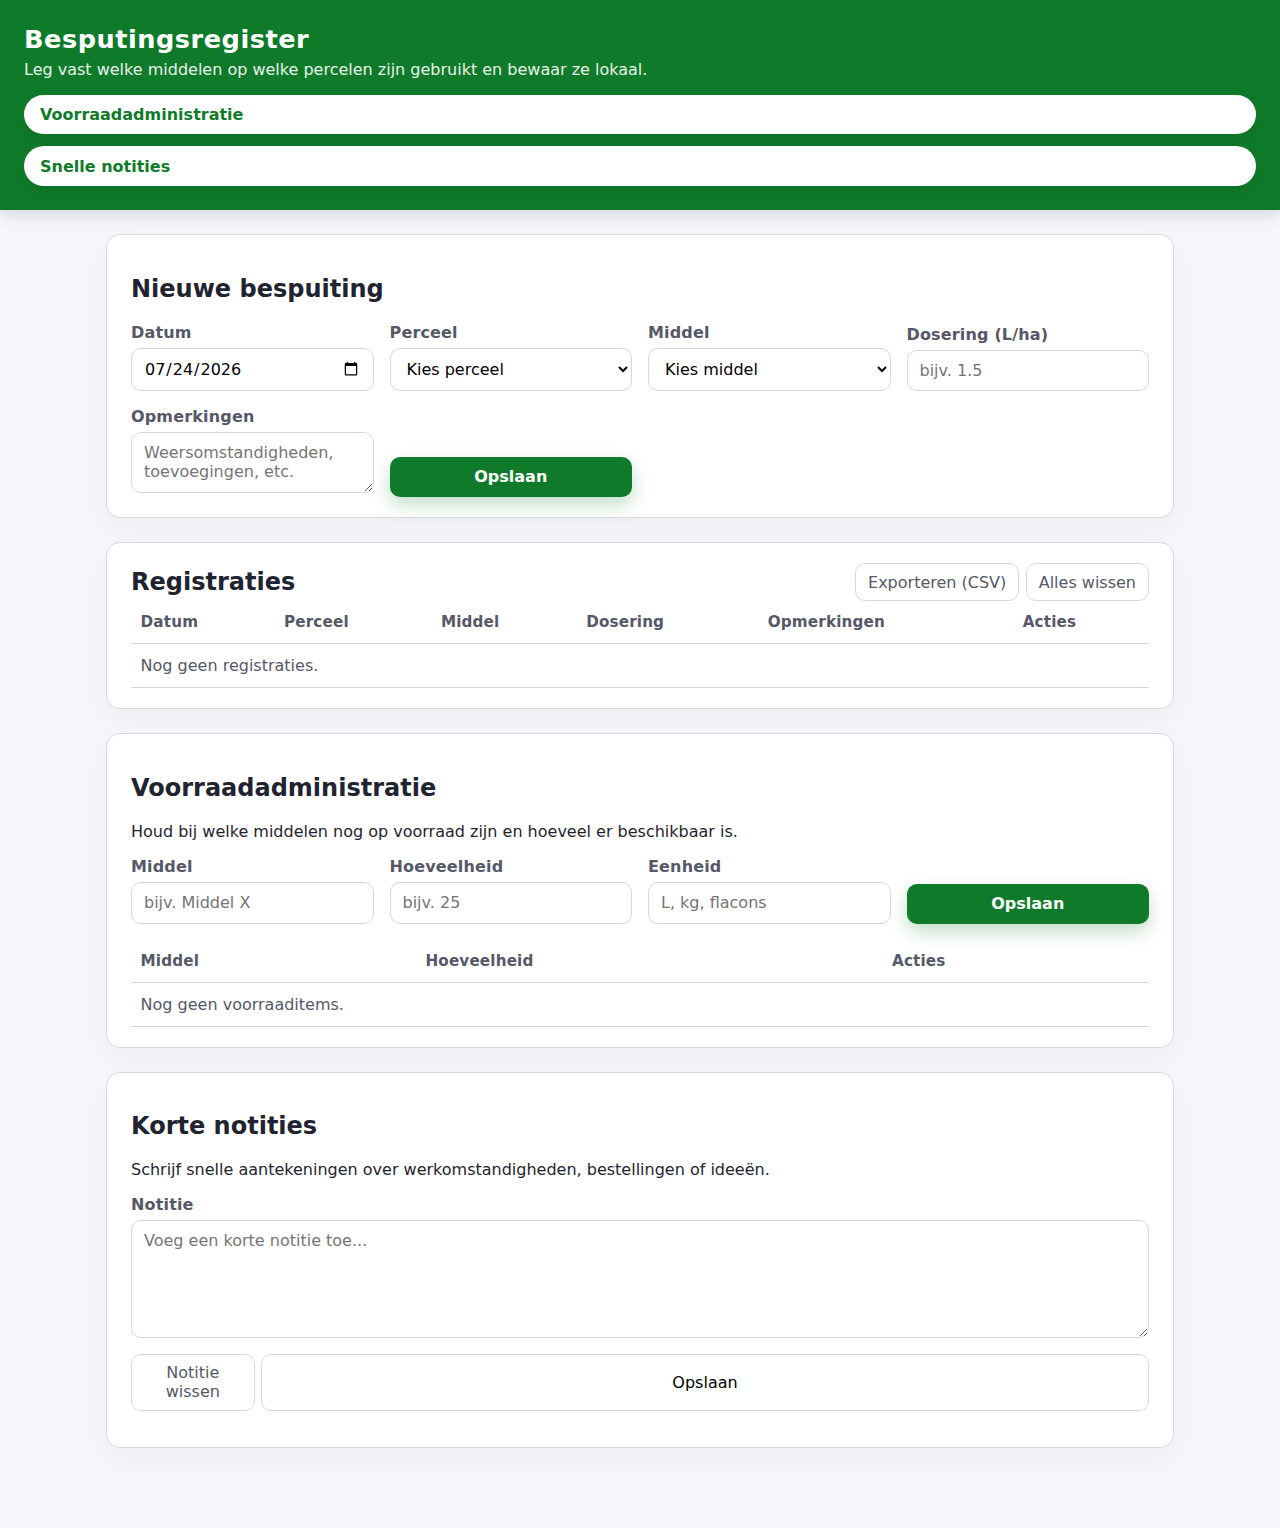
<file: index.html>
<!DOCTYPE html>
<html lang="nl">
<head>
  <meta charset="UTF-8" />
  <meta name="viewport" content="width=device-width, initial-scale=1.0" />
  <title>Bespuitschema</title>
  <style>
    :root {
      --green-500: #0f7b2a;
      --green-100: #e7f5ec;
      --gray-100: #f6f7fb;
      --gray-300: #d7d8de;
      --gray-600: #565867;
    }

    * {
      box-sizing: border-box;
      font-family: "Inter", "Segoe UI", system-ui, -apple-system, sans-serif;
    }

    body {
      margin: 0;
      background: var(--gray-100);
      color: #1f2430;
    }

    header {
      background: var(--green-500);
      color: white;
      padding: 1.5rem;
      box-shadow: 0 6px 16px rgba(0, 0, 0, 0.12);
    }

    header h1 {
      margin: 0;
      font-size: 1.6rem;
      letter-spacing: 0.02em;
    }

    header p {
      margin: 0.35rem 0 0;
      opacity: 0.9;
    }

    .nav-buttons {
      display: flex;
      gap: 0.75rem;
      margin-top: 1rem;
      flex-wrap: wrap;
    }

    .nav-button {
      display: inline-flex;
      align-items: center;
      gap: 0.35rem;
      background: white;
      color: var(--green-500);
      border: none;
      border-radius: 999px;
      padding: 0.65rem 1rem;
      font-weight: 700;
      cursor: pointer;
      box-shadow: 0 8px 18px rgba(0, 0, 0, 0.08);
      transition: transform 0.08s ease, box-shadow 0.08s ease, opacity 0.08s ease;
    }

    .nav-button:hover {
      transform: translateY(-1px);
      box-shadow: 0 12px 24px rgba(0, 0, 0, 0.12);
    }

    .nav-button:active {
      transform: translateY(0);
      opacity: 0.92;
    }

    main {
      max-width: 1100px;
      margin: 1.5rem auto;
      padding: 0 1rem 2rem;
    }

    .card {
      background: white;
      border: 1px solid var(--gray-300);
      border-radius: 14px;
      box-shadow: 0 12px 30px rgba(0, 0, 0, 0.04);
      padding: 1.25rem 1.5rem;
      margin-bottom: 1.5rem;
    }

    form {
      display: grid;
      grid-template-columns: repeat(auto-fit, minmax(220px, 1fr));
      gap: 1rem;
      align-items: end;
    }

    label {
      display: block;
      font-weight: 600;
      margin-bottom: 0.35rem;
      color: var(--gray-600);
      letter-spacing: 0.01em;
    }

    input,
    select,
    textarea,
    button {
      width: 100%;
      padding: 0.65rem 0.75rem;
      border-radius: 10px;
      border: 1px solid var(--gray-300);
      background: #fff;
      font-size: 1rem;
    }

    textarea {
      resize: vertical;
      min-height: 42px;
      max-height: 140px;
    }

    button[type="submit"] {
      background: var(--green-500);
      color: white;
      border: none;
      font-weight: 700;
      cursor: pointer;
      box-shadow: 0 8px 18px rgba(15, 123, 42, 0.25);
      transition: transform 0.08s ease, box-shadow 0.08s ease, opacity 0.08s ease;
    }

    button[type="submit"]:hover {
      transform: translateY(-1px);
      box-shadow: 0 12px 24px rgba(15, 123, 42, 0.25);
    }

    button[type="submit"]:active {
      transform: translateY(0);
      opacity: 0.92;
    }

    table {
      width: 100%;
      border-collapse: collapse;
    }

    th,
    td {
      padding: 0.75rem 0.6rem;
      border-bottom: 1px solid var(--gray-300);
      text-align: left;
    }

    th {
      color: var(--gray-600);
      font-size: 0.95rem;
      letter-spacing: 0.01em;
    }

    tbody tr:hover {
      background: var(--green-100);
    }

    .empty {
      text-align: center;
      color: var(--gray-600);
      padding: 1.25rem 0;
    }

    .tag {
      display: inline-flex;
      align-items: center;
      padding: 0.3rem 0.55rem;
      border-radius: 999px;
      font-size: 0.9rem;
      background: var(--green-100);
      color: var(--green-500);
      border: 1px solid rgba(15, 123, 42, 0.2);
      gap: 0.35rem;
    }

    .actions {
      display: flex;
      gap: 0.4rem;
    }

    .ghost-button {
      background: white;
      border: 1px solid var(--gray-300);
      color: var(--gray-600);
      cursor: pointer;
      width: auto;
      padding: 0.55rem 0.75rem;
      transition: background 0.08s ease;
    }

    .ghost-button:hover {
      background: var(--gray-100);
    }

    @media (max-width: 720px) {
      form {
        grid-template-columns: 1fr;
      }

      .actions {
        flex-wrap: wrap;
      }
    }
  </style>
</head>
<body>
  <header>
    <h1>Besputingsregister</h1>
    <p>Leg vast welke middelen op welke percelen zijn gebruikt en bewaar ze lokaal.</p>
    <div class="nav-buttons" aria-label="Snelle navigatie">
      <button class="nav-button" type="button" data-target="inventory-section">Voorraadadministratie</button>
      <button class="nav-button" type="button" data-target="notes-section">Snelle notities</button>
    </div>
  </header>

  <main>
    <section class="card" aria-labelledby="form-title">
      <h2 id="form-title">Nieuwe bespuiting</h2>
      <form id="spray-form">
        <div>
          <label for="date">Datum</label>
          <input id="date" name="date" type="date" required />
        </div>
        <div>
          <label for="field">Perceel</label>
          <select id="field" name="field" required>
            <option value="">Kies perceel</option>
            <option value="Perceel A">Perceel A</option>
            <option value="Perceel B">Perceel B</option>
            <option value="Perceel C">Perceel C</option>
          </select>
        </div>
        <div>
          <label for="product">Middel</label>
          <select id="product" name="product" required>
            <option value="">Kies middel</option>
            <option value="Middel A">Middel A</option>
            <option value="Middel B">Middel B</option>
            <option value="Middel C">Middel C</option>
          </select>
        </div>
        <div>
          <label for="dose">Dosering (L/ha)</label>
          <input id="dose" name="dose" type="number" min="0" step="0.1" placeholder="bijv. 1.5" required />
        </div>
        <div>
          <label for="notes">Opmerkingen</label>
          <textarea id="notes" name="notes" placeholder="Weersomstandigheden, toevoegingen, etc."></textarea>
        </div>
        <button type="submit">Opslaan</button>
      </form>
    </section>

    <section class="card" aria-labelledby="list-title">
      <div style="display: flex; justify-content: space-between; align-items: center; gap: 0.5rem; flex-wrap: wrap;">
        <h2 id="list-title" style="margin: 0;">Registraties</h2>
        <div class="actions">
          <button class="ghost-button" id="export-button" type="button">Exporteren (CSV)</button>
          <button class="ghost-button" id="clear-button" type="button">Alles wissen</button>
        </div>
      </div>
      <div style="overflow-x: auto;">
        <table aria-describedby="list-title">
          <thead>
            <tr>
              <th>Datum</th>
              <th>Perceel</th>
              <th>Middel</th>
              <th>Dosering</th>
              <th>Opmerkingen</th>
              <th>Acties</th>
            </tr>
          </thead>
          <tbody id="records-body">
            <tr class="empty"><td colspan="6">Nog geen registraties.</td></tr>
          </tbody>
        </table>
      </div>
    </section>

    <section class="card" id="inventory-section" aria-labelledby="inventory-title">
      <h2 id="inventory-title">Voorraadadministratie</h2>
      <p>Houd bij welke middelen nog op voorraad zijn en hoeveel er beschikbaar is.</p>
      <form id="inventory-form" style="margin-bottom: 1rem;">
        <div>
          <label for="inventory-name">Middel</label>
          <input id="inventory-name" name="name" type="text" placeholder="bijv. Middel X" required />
        </div>
        <div>
          <label for="inventory-amount">Hoeveelheid</label>
          <input id="inventory-amount" name="amount" type="number" min="0" step="0.1" placeholder="bijv. 25" required />
        </div>
        <div>
          <label for="inventory-unit">Eenheid</label>
          <input id="inventory-unit" name="unit" type="text" placeholder="L, kg, flacons" required />
        </div>
        <button type="submit">Opslaan</button>
      </form>

      <div style="overflow-x: auto;">
        <table aria-describedby="inventory-title">
          <thead>
            <tr>
              <th>Middel</th>
              <th>Hoeveelheid</th>
              <th>Acties</th>
            </tr>
          </thead>
          <tbody id="inventory-body">
            <tr class="empty"><td colspan="3">Nog geen voorraaditems.</td></tr>
          </tbody>
        </table>
      </div>
    </section>

    <section class="card" id="notes-section" aria-labelledby="notes-title">
      <h2 id="notes-title">Korte notities</h2>
      <p>Schrijf snelle aantekeningen over werkomstandigheden, bestellingen of ideeën.</p>
      <label for="quick-notes">Notitie</label>
      <textarea id="quick-notes" placeholder="Voeg een korte notitie toe..." rows="5"></textarea>
      <div class="actions" style="margin-top: 0.75rem; justify-content: flex-end;">
        <button class="ghost-button" id="clear-notes" type="button">Notitie wissen</button>
        <button type="button" id="save-notes">Opslaan</button>
      </div>
      <p id="notes-feedback" style="color: var(--gray-600); margin-top: 0.5rem;"></p>
    </section>
  </main>

  <script>
    const STORAGE_KEY = "spray-records";
    const INVENTORY_KEY = "inventory-items";
    const NOTES_KEY = "quick-notes";
    const form = document.getElementById("spray-form");
    const recordsBody = document.getElementById("records-body");
    const dateInput = document.getElementById("date");
    const clearButton = document.getElementById("clear-button");
    const exportButton = document.getElementById("export-button");
    const inventoryForm = document.getElementById("inventory-form");
    const inventoryBody = document.getElementById("inventory-body");
    const notesField = document.getElementById("quick-notes");
    const saveNotesButton = document.getElementById("save-notes");
    const clearNotesButton = document.getElementById("clear-notes");
    const notesFeedback = document.getElementById("notes-feedback");
    const navButtons = document.querySelectorAll(".nav-button");

    const loadRecords = () => {
      try {
        const raw = localStorage.getItem(STORAGE_KEY);
        return raw ? JSON.parse(raw) : [];
      } catch (error) {
        console.error("Kan gegevens niet laden:", error);
        return [];
      }
    };

    const saveRecords = (records) => {
      localStorage.setItem(STORAGE_KEY, JSON.stringify(records));
    };

    const loadInventory = () => {
      try {
        const raw = localStorage.getItem(INVENTORY_KEY);
        return raw ? JSON.parse(raw) : [];
      } catch (error) {
        console.error("Kan voorraad niet laden:", error);
        return [];
      }
    };

    const saveInventory = (items) => {
      localStorage.setItem(INVENTORY_KEY, JSON.stringify(items));
    };

    const loadNotes = () => {
      try {
        return localStorage.getItem(NOTES_KEY) || "";
      } catch (error) {
        console.error("Kan notities niet laden:", error);
        return "";
      }
    };

    const saveNotes = (text) => {
      localStorage.setItem(NOTES_KEY, text);
    };

    const state = {
      records: loadRecords(),
      inventory: loadInventory(),
      notes: loadNotes(),
    };

    const setToday = () => {
      const today = new Date();
      const formatted = today.toISOString().slice(0, 10);
      dateInput.value = formatted;
    };

    const resetForm = () => {
      form.reset();
      setToday();
    };

    const createTag = (label) => {
      const span = document.createElement("span");
      span.className = "tag";
      span.textContent = label;
      return span;
    };

    const renderRecords = () => {
      recordsBody.innerHTML = "";

      if (!state.records.length) {
        const row = document.createElement("tr");
        row.className = "empty";
        const cell = document.createElement("td");
        cell.colSpan = 6;
        cell.textContent = "Nog geen registraties.";
        row.appendChild(cell);
        recordsBody.appendChild(row);
        return;
      }

      state.records.forEach((record, index) => {
        const row = document.createElement("tr");

        const dateCell = document.createElement("td");
        dateCell.textContent = record.date;
        row.appendChild(dateCell);

        const fieldCell = document.createElement("td");
        fieldCell.appendChild(createTag(record.field));
        row.appendChild(fieldCell);

        const productCell = document.createElement("td");
        productCell.appendChild(createTag(record.product));
        row.appendChild(productCell);

        const doseCell = document.createElement("td");
        doseCell.textContent = `${record.dose} L/ha`;
        row.appendChild(doseCell);

        const notesCell = document.createElement("td");
        notesCell.textContent = record.notes || "-";
        row.appendChild(notesCell);

        const actionsCell = document.createElement("td");
        const deleteButton = document.createElement("button");
        deleteButton.type = "button";
        deleteButton.textContent = "Verwijderen";
        deleteButton.className = "ghost-button";
        deleteButton.addEventListener("click", () => deleteRecord(index));
        actionsCell.appendChild(deleteButton);
        row.appendChild(actionsCell);

        recordsBody.appendChild(row);
      });
    };

    const renderInventory = () => {
      inventoryBody.innerHTML = "";

      if (!state.inventory.length) {
        const row = document.createElement("tr");
        row.className = "empty";
        const cell = document.createElement("td");
        cell.colSpan = 3;
        cell.textContent = "Nog geen voorraaditems.";
        row.appendChild(cell);
        inventoryBody.appendChild(row);
        return;
      }

      state.inventory.forEach((item, index) => {
        const row = document.createElement("tr");

        const nameCell = document.createElement("td");
        nameCell.appendChild(createTag(item.name));
        row.appendChild(nameCell);

        const amountCell = document.createElement("td");
        amountCell.textContent = `${item.amount} ${item.unit}`;
        row.appendChild(amountCell);

        const actionsCell = document.createElement("td");
        const deleteButton = document.createElement("button");
        deleteButton.type = "button";
        deleteButton.textContent = "Verwijderen";
        deleteButton.className = "ghost-button";
        deleteButton.addEventListener("click", () => deleteInventoryItem(index));
        actionsCell.appendChild(deleteButton);
        row.appendChild(actionsCell);

        inventoryBody.appendChild(row);
      });
    };

    const deleteRecord = (index) => {
      state.records.splice(index, 1);
      saveRecords(state.records);
      renderRecords();
    };

    const deleteInventoryItem = (index) => {
      state.inventory.splice(index, 1);
      saveInventory(state.inventory);
      renderInventory();
    };

    const downloadCsv = () => {
      if (!state.records.length) {
        alert("Geen data om te exporteren.");
        return;
      }

      const header = ["Datum", "Perceel", "Middel", "Dosering (L/ha)", "Opmerkingen"];
      const rows = state.records.map((record) => [
        record.date,
        record.field,
        record.product,
        record.dose,
        record.notes?.replace(/\n/g, " ") || "",
      ]);
      const csv = [header, ...rows]
        .map((line) => line.map((value) => `"${String(value).replace(/"/g, '""')}"`).join(","))
        .join("\n");

      const blob = new Blob([csv], { type: "text/csv;charset=utf-8;" });
      const url = URL.createObjectURL(blob);
      const link = document.createElement("a");
      link.href = url;
      link.download = "bespuitingen.csv";
      link.click();
      URL.revokeObjectURL(url);
    };

    form.addEventListener("submit", (event) => {
      event.preventDefault();
      const formData = new FormData(form);
      const record = {
        date: formData.get("date"),
        field: formData.get("field"),
        product: formData.get("product"),
        dose: Number(formData.get("dose")),
        notes: formData.get("notes").trim(),
      };

      state.records.unshift(record);
      saveRecords(state.records);
      renderRecords();
      resetForm();
    });

    clearButton.addEventListener("click", () => {
      if (state.records.length === 0) return;
      const confirmed = confirm("Weet je zeker dat je alle registraties wilt wissen?");
      if (!confirmed) return;
      state.records = [];
      saveRecords(state.records);
      renderRecords();
      resetForm();
    });

    exportButton.addEventListener("click", downloadCsv);

    inventoryForm.addEventListener("submit", (event) => {
      event.preventDefault();
      const formData = new FormData(inventoryForm);
      const item = {
        name: formData.get("name").trim(),
        amount: Number(formData.get("amount")),
        unit: formData.get("unit").trim(),
      };

      if (!item.name || !item.unit) return;

      state.inventory.unshift(item);
      saveInventory(state.inventory);
      renderInventory();
      inventoryForm.reset();
    });

    const renderNotes = () => {
      notesField.value = state.notes;
    };

    const showNotesFeedback = (message) => {
      notesFeedback.textContent = message;
      setTimeout(() => {
        notesFeedback.textContent = "";
      }, 2000);
    };

    saveNotesButton.addEventListener("click", () => {
      state.notes = notesField.value.trim();
      saveNotes(state.notes);
      showNotesFeedback("Opgeslagen");
    });

    clearNotesButton.addEventListener("click", () => {
      state.notes = "";
      notesField.value = "";
      saveNotes(state.notes);
      showNotesFeedback("Notitie gewist");
    });

    navButtons.forEach((button) => {
      button.addEventListener("click", () => {
        const targetId = button.getAttribute("data-target");
        const target = document.getElementById(targetId);
        target?.scrollIntoView({ behavior: "smooth" });
      });
    });

    setToday();
    renderRecords();
    renderInventory();
    renderNotes();
  </script>
</body>
</html>
</file>
